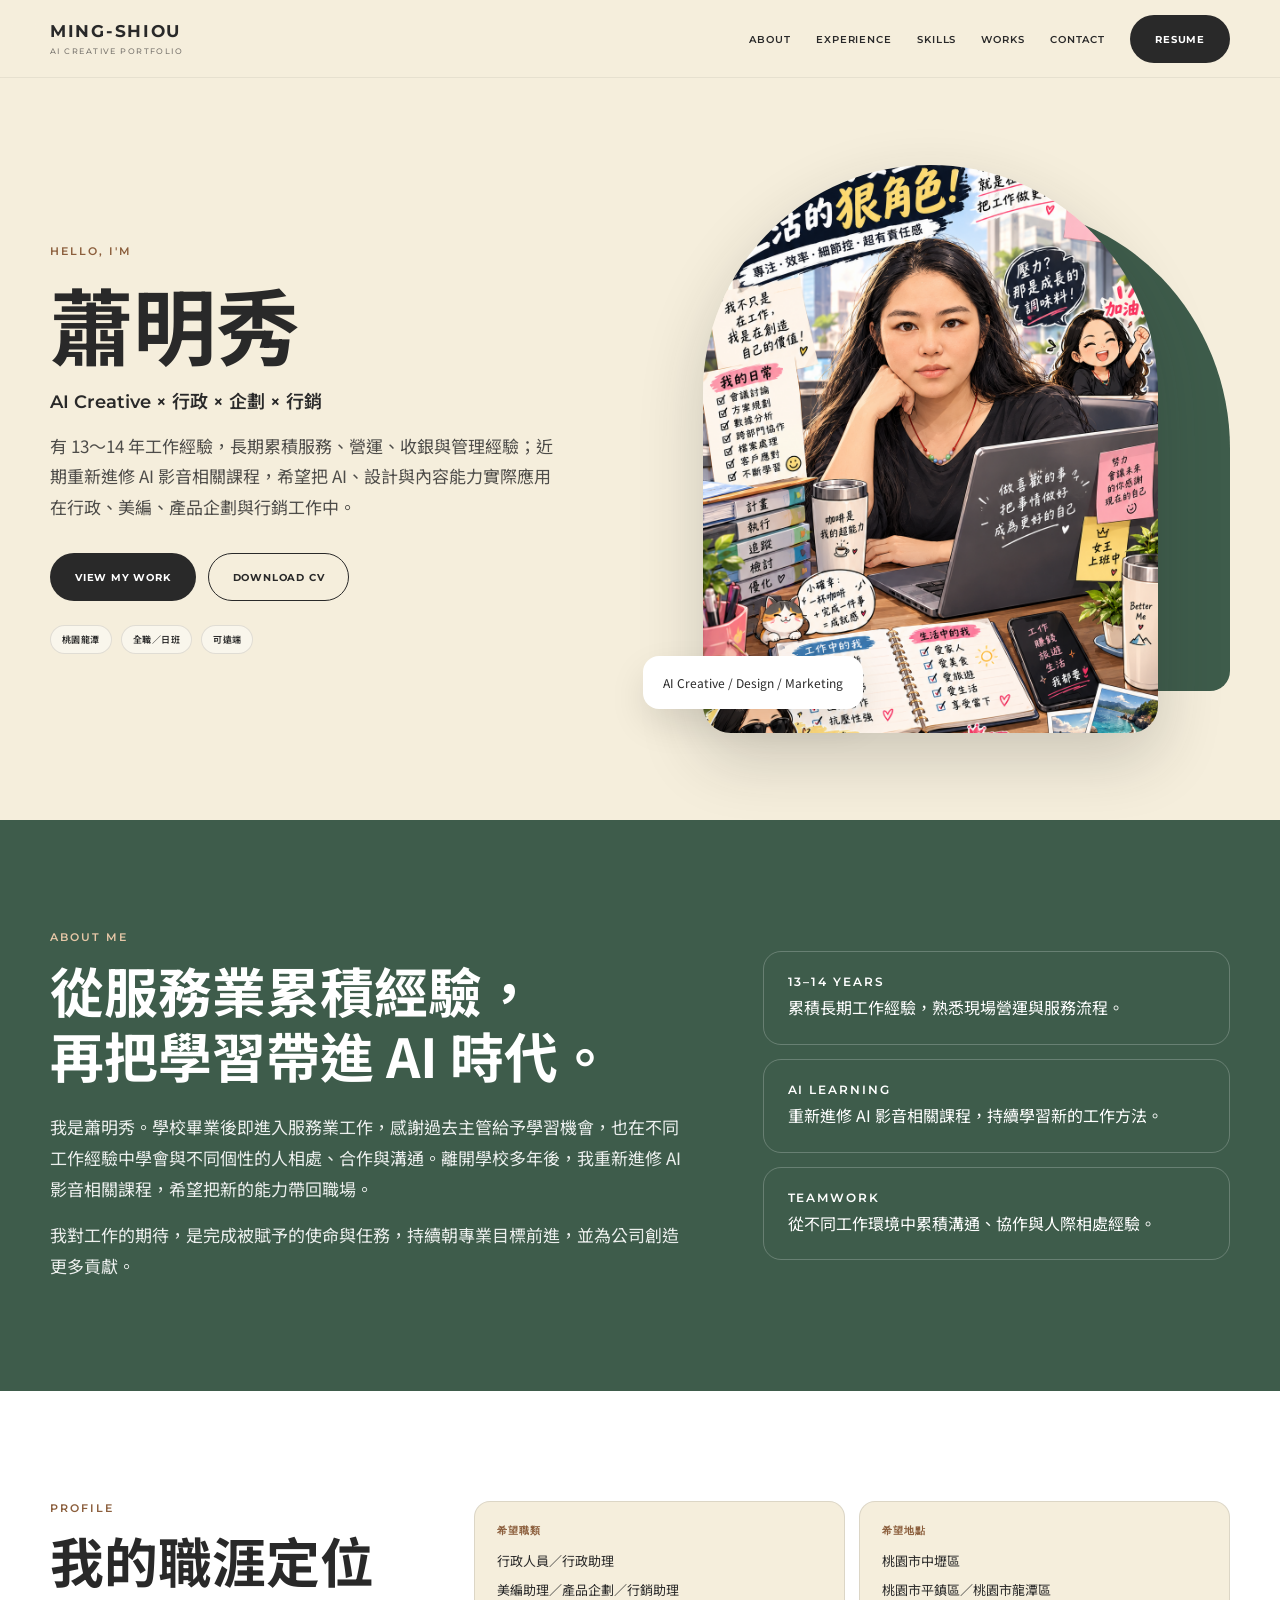
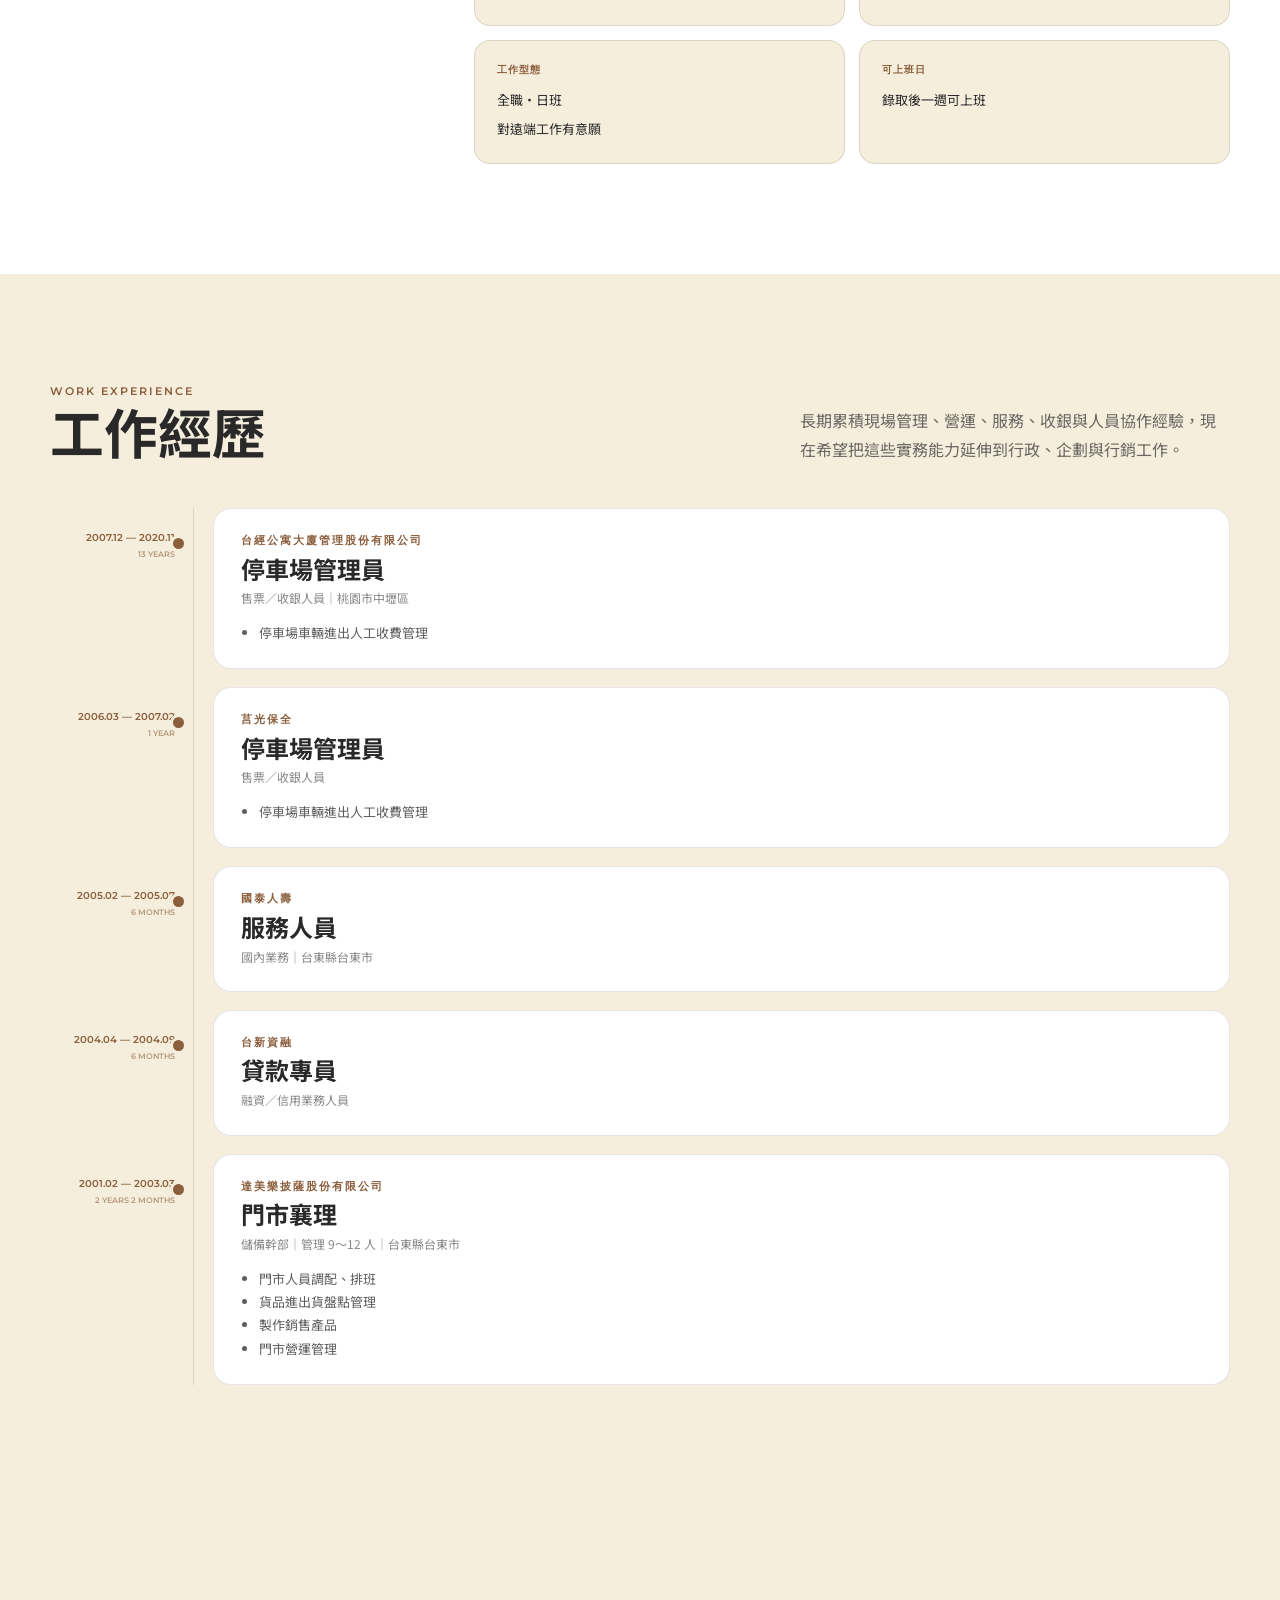
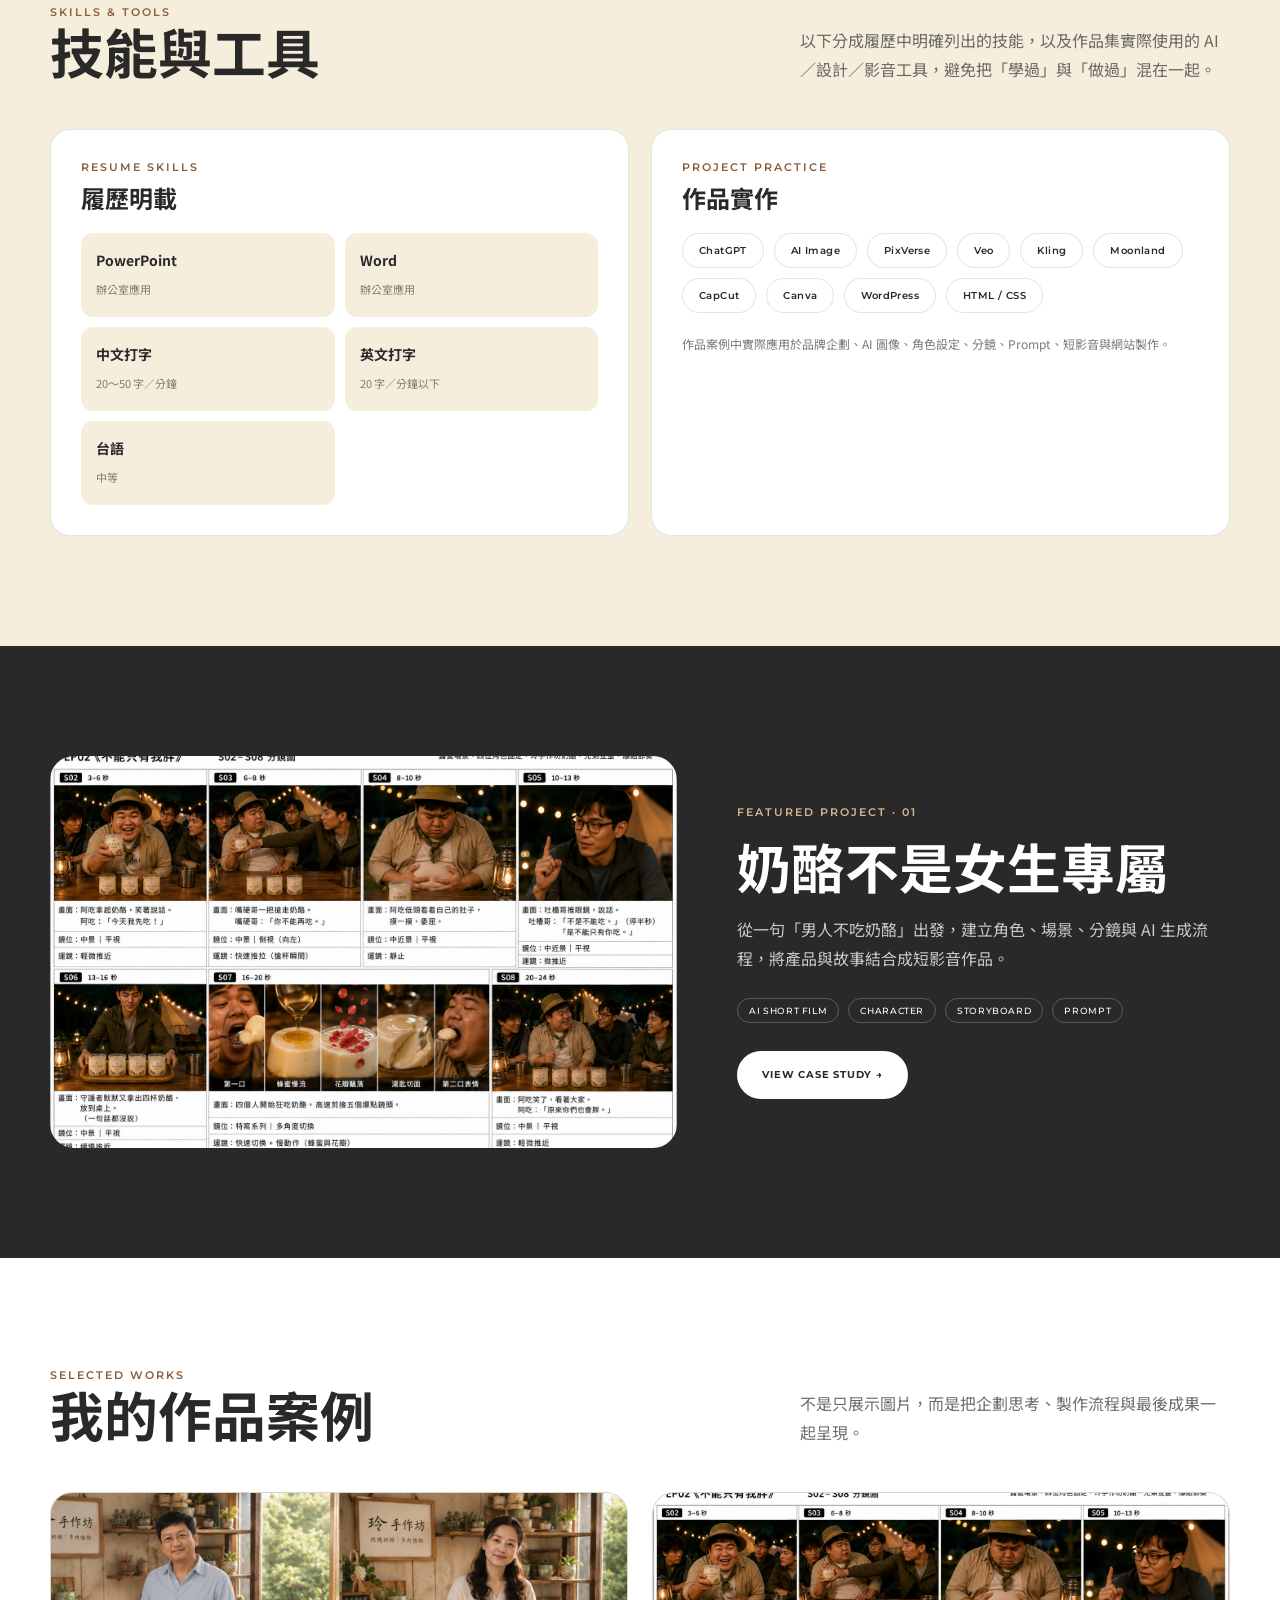
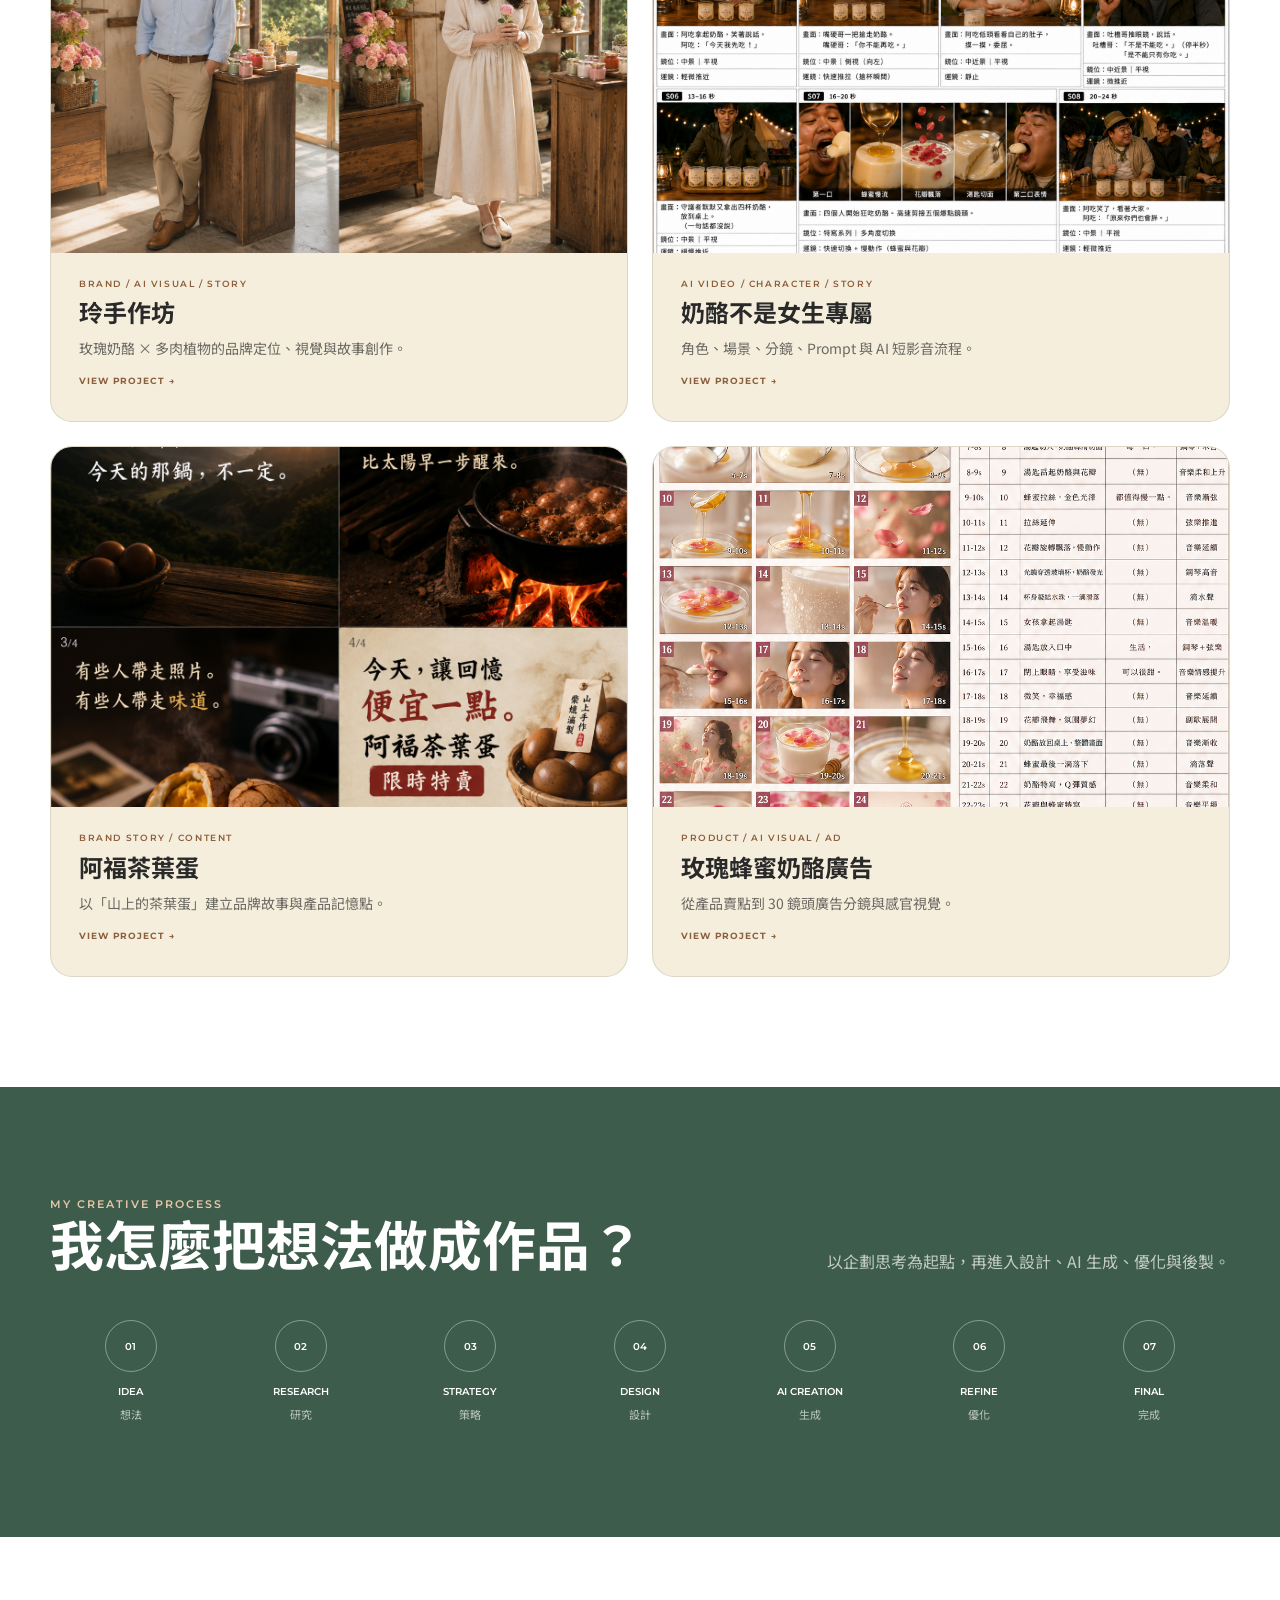
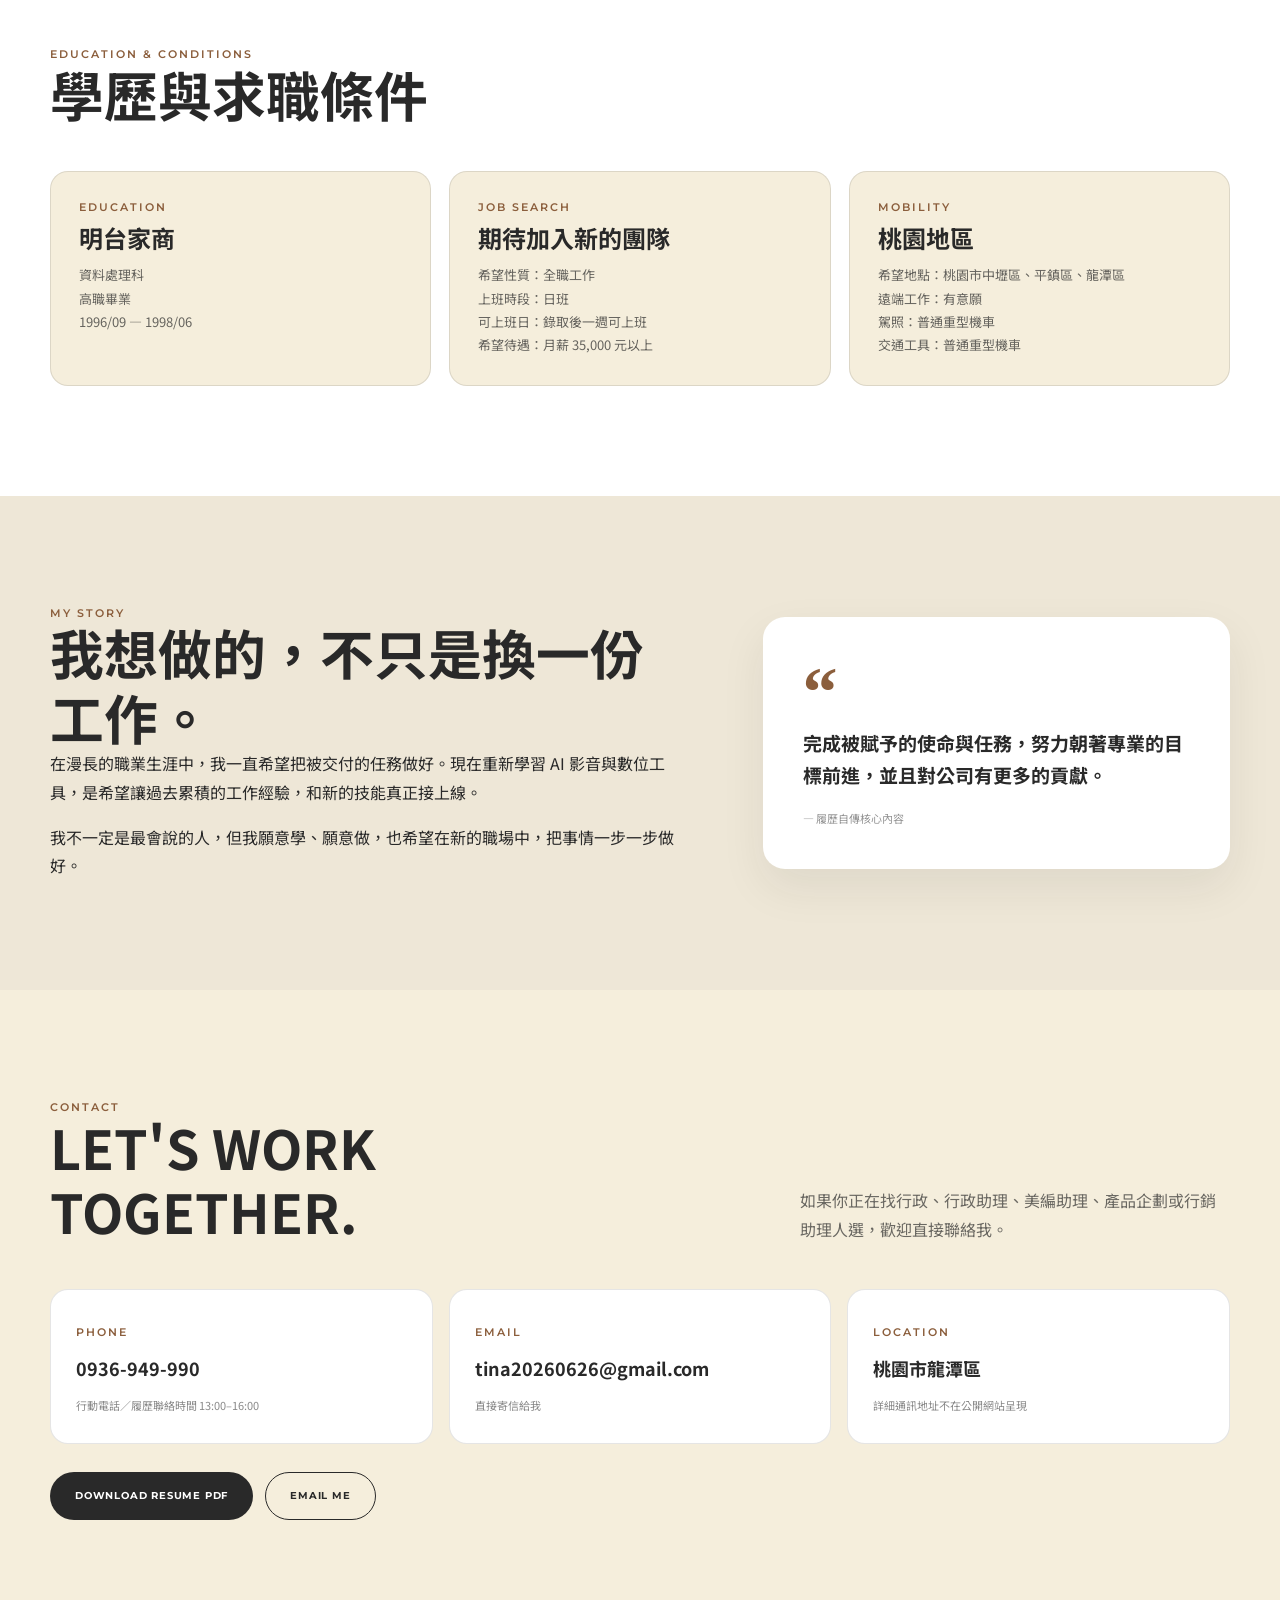
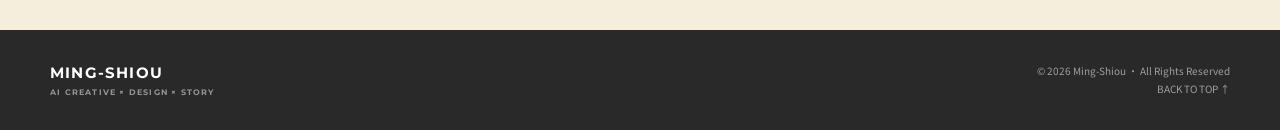
<file: index.html>
<!doctype html><html lang="zh-Hant"><head><meta charset="UTF-8"><meta name="viewport" content="width=device-width, initial-scale=1.0"><meta name="description" content="蕭明秀｜AI Creative Portfolio｜行政、產品企劃、行銷與 AI 影音創作"><title>蕭明秀｜AI Creative Portfolio</title><link rel="preconnect" href="https://fonts.googleapis.com"><link rel="preconnect" href="https://fonts.gstatic.com" crossorigin><link href="https://fonts.googleapis.com/css2?family=Montserrat:wght@500;600;700&family=Noto+Sans+TC:wght@400;500;600;700&display=swap" rel="stylesheet"><link rel="stylesheet" href="style.css"></head><body><header><div class="container nav"><a href="#top" class="logo">MING-SHIOU<small>AI CREATIVE PORTFOLIO</small></a><nav class="menu"><a href="#about">ABOUT</a><a href="#experience">EXPERIENCE</a><a href="#skills">SKILLS</a><a href="#works">WORKS</a><a href="#contact">CONTACT</a><a class="btn btn-dark" href="resume.pdf" download>RESUME</a></nav><button class="menu-toggle" aria-label="開啟選單">☰</button></div></header>
<main id="top">
<section class="hero"><div class="container hero-grid"><div class="hero-copy reveal"><div class="eyebrow">HELLO, I'M</div><h1>蕭明秀</h1><div class="hero-role">AI Creative × 行政 × 企劃 × 行銷</div><p class="hero-desc">有 13～14 年工作經驗，長期累積服務、營運、收銀與管理經驗；近期重新進修 AI 影音相關課程，希望把 AI、設計與內容能力實際應用在行政、美編、產品企劃與行銷工作中。</p><div class="actions"><a class="btn btn-dark" href="#works">VIEW MY WORK</a><a class="btn btn-outline" href="resume.pdf" download>DOWNLOAD CV</a></div><div class="hero-mini"><span>桃園龍潭</span><span>全職／日班</span><span>可遠端</span></div></div><div class="hero-visual reveal"><div class="hero-photo"><img src="assets/ming-shiou-photo.png" alt="蕭明秀半身照片"></div><div class="float-note">AI Creative / Design / Marketing</div></div></div></section>

<section class="section about" id="about"><div class="container about-grid"><div class="reveal"><div class="eyebrow">ABOUT ME</div><h2>從服務業累積經驗，<br>再把學習帶進 AI 時代。</h2><p>我是蕭明秀。學校畢業後即進入服務業工作，感謝過去主管給予學習機會，也在不同工作經驗中學會與不同個性的人相處、合作與溝通。離開學校多年後，我重新進修 AI 影音相關課程，希望把新的能力帶回職場。</p><p style="margin-top:16px">我對工作的期待，是完成被賦予的使命與任務，持續朝專業目標前進，並為公司創造更多貢獻。</p></div><div class="traits reveal"><div class="trait"><strong>13–14 YEARS</strong><span>累積長期工作經驗，熟悉現場營運與服務流程。</span></div><div class="trait"><strong>AI LEARNING</strong><span>重新進修 AI 影音相關課程，持續學習新的工作方法。</span></div><div class="trait"><strong>TEAMWORK</strong><span>從不同工作環境中累積溝通、協作與人際相處經驗。</span></div></div></div></section>

<section class="section profile-strip"><div class="container"><div class="profile-grid reveal"><div><div class="eyebrow">PROFILE</div><h2>我的職涯定位</h2></div><div class="profile-items"><div><strong>希望職類</strong><span>行政人員／行政助理<br>美編助理／產品企劃／行銷助理</span></div><div><strong>希望地點</strong><span>桃園市中壢區<br>桃園市平鎮區／桃園市龍潭區</span></div><div><strong>工作型態</strong><span>全職・日班<br>對遠端工作有意願</span></div><div><strong>可上班日</strong><span>錄取後一週可上班</span></div></div></div></div></section>

<section class="section" id="experience"><div class="container"><div class="section-head reveal"><div><div class="eyebrow">WORK EXPERIENCE</div><h2>工作經歷</h2></div><p>長期累積現場管理、營運、服務、收銀與人員協作經驗，現在希望把這些實務能力延伸到行政、企劃與行銷工作。</p></div><div class="timeline">
<article class="timeline-item reveal"><div class="timeline-year">2007.12 — 2020.11<br><small>13 YEARS</small></div><div class="timeline-card"><div class="eyebrow">台經公寓大廈管理股份有限公司</div><h3>停車場管理員</h3><p class="muted">售票／收銀人員｜桃園市中壢區</p><ul><li>停車場車輛進出人工收費管理</li></ul></div></article>
<article class="timeline-item reveal"><div class="timeline-year">2006.03 — 2007.02<br><small>1 YEAR</small></div><div class="timeline-card"><div class="eyebrow">莒光保全</div><h3>停車場管理員</h3><p class="muted">售票／收銀人員</p><ul><li>停車場車輛進出人工收費管理</li></ul></div></article>
<article class="timeline-item reveal"><div class="timeline-year">2005.02 — 2005.07<br><small>6 MONTHS</small></div><div class="timeline-card"><div class="eyebrow">國泰人壽</div><h3>服務人員</h3><p class="muted">國內業務｜台東縣台東市</p></div></article>
<article class="timeline-item reveal"><div class="timeline-year">2004.04 — 2004.09<br><small>6 MONTHS</small></div><div class="timeline-card"><div class="eyebrow">台新資融</div><h3>貸款專員</h3><p class="muted">融資／信用業務人員</p></div></article>
<article class="timeline-item reveal"><div class="timeline-year">2001.02 — 2003.03<br><small>2 YEARS 2 MONTHS</small></div><div class="timeline-card"><div class="eyebrow">達美樂披薩股份有限公司</div><h3>門市襄理</h3><p class="muted">儲備幹部｜管理 9～12 人｜台東縣台東市</p><ul><li>門市人員調配、排班</li><li>貨品進出貨盤點管理</li><li>製作銷售產品</li><li>門市營運管理</li></ul></div></article>
</div></div></section>

<section class="section skills" id="skills"><div class="container"><div class="section-head reveal"><div><div class="eyebrow">SKILLS & TOOLS</div><h2>技能與工具</h2></div><p>以下分成履歷中明確列出的技能，以及作品集實際使用的 AI／設計／影音工具，避免把「學過」與「做過」混在一起。</p></div><div class="skill-columns"><div class="skill-panel reveal"><div class="eyebrow">RESUME SKILLS</div><h3>履歷明載</h3><div class="skill-list"><div><strong>PowerPoint</strong><span>辦公室應用</span></div><div><strong>Word</strong><span>辦公室應用</span></div><div><strong>中文打字</strong><span>20～50 字／分鐘</span></div><div><strong>英文打字</strong><span>20 字／分鐘以下</span></div><div><strong>台語</strong><span>中等</span></div></div></div><div class="skill-panel reveal"><div class="eyebrow">PROJECT PRACTICE</div><h3>作品實作</h3><div class="tool-grid"><span class="tool">ChatGPT</span><span class="tool">AI Image</span><span class="tool">PixVerse</span><span class="tool">Veo</span><span class="tool">Kling</span><span class="tool">Moonland</span><span class="tool">CapCut</span><span class="tool">Canva</span><span class="tool">WordPress</span><span class="tool">HTML / CSS</span></div><p class="skill-note">作品案例中實際應用於品牌企劃、AI 圖像、角色設定、分鏡、Prompt、短影音與網站製作。</p></div></div></div></section>

<section class="section featured" id="featured"><div class="container featured-grid"><div class="featured-img reveal"><img src="assets/camping-storyboard.png" alt="奶酪不是女生專屬"></div><div class="featured-copy reveal"><div class="eyebrow">FEATURED PROJECT · 01</div><h2>奶酪不是女生專屬</h2><p>從一句「男人不吃奶酪」出發，建立角色、場景、分鏡與 AI 生成流程，將產品與故事結合成短影音作品。</p><div class="meta"><span class="chip">AI SHORT FILM</span><span class="chip">CHARACTER</span><span class="chip">STORYBOARD</span><span class="chip">PROMPT</span></div><a class="btn btn-light" href="project-camping.html">VIEW CASE STUDY →</a></div></div></section>

<section class="section works" id="works"><div class="container"><div class="section-head reveal"><div><div class="eyebrow">SELECTED WORKS</div><h2>我的作品案例</h2></div><p>不是只展示圖片，而是把企劃思考、製作流程與最後成果一起呈現。</p></div><div class="work-grid">
<article class="work-card reveal"><a href="project-ling.html"><div class="work-thumb"><img src="assets/ling-cover.png" alt="玲手作坊"></div><div class="work-info"><div class="eyebrow">BRAND / AI VISUAL / STORY</div><h3>玲手作坊</h3><p>玫瑰奶酪 × 多肉植物的品牌定位、視覺與故事創作。</p><span class="view">VIEW PROJECT →</span></div></a></article>
<article class="work-card reveal"><a href="project-camping.html"><div class="work-thumb"><img src="assets/camping-storyboard.png" alt="奶酪不是女生專屬"></div><div class="work-info"><div class="eyebrow">AI VIDEO / CHARACTER / STORY</div><h3>奶酪不是女生專屬</h3><p>角色、場景、分鏡、Prompt 與 AI 短影音流程。</p><span class="view">VIEW PROJECT →</span></div></a></article>
<article class="work-card reveal"><a href="project-afu.html"><div class="work-thumb"><img src="assets/afu-cover.png" alt="阿福茶葉蛋"></div><div class="work-info"><div class="eyebrow">BRAND STORY / CONTENT</div><h3>阿福茶葉蛋</h3><p>以「山上的茶葉蛋」建立品牌故事與產品記憶點。</p><span class="view">VIEW PROJECT →</span></div></a></article>
<article class="work-card reveal"><a href="project-rose.html"><div class="work-thumb"><img src="assets/rose-storyboard.png" alt="玫瑰蜂蜜奶酪廣告"></div><div class="work-info"><div class="eyebrow">PRODUCT / AI VISUAL / AD</div><h3>玫瑰蜂蜜奶酪廣告</h3><p>從產品賣點到 30 鏡頭廣告分鏡與感官視覺。</p><span class="view">VIEW PROJECT →</span></div></a></article>
</div></div></section>

<section class="section process" id="process"><div class="container"><div class="section-head reveal"><div><div class="eyebrow">MY CREATIVE PROCESS</div><h2>我怎麼把想法做成作品？</h2></div><p>以企劃思考為起點，再進入設計、AI 生成、優化與後製。</p></div><div class="process-grid reveal"><div class="process-step"><div class="dot">01</div><strong>IDEA</strong><span>想法</span></div><div class="process-step"><div class="dot">02</div><strong>RESEARCH</strong><span>研究</span></div><div class="process-step"><div class="dot">03</div><strong>STRATEGY</strong><span>策略</span></div><div class="process-step"><div class="dot">04</div><strong>DESIGN</strong><span>設計</span></div><div class="process-step"><div class="dot">05</div><strong>AI CREATION</strong><span>生成</span></div><div class="process-step"><div class="dot">06</div><strong>REFINE</strong><span>優化</span></div><div class="process-step"><div class="dot">07</div><strong>FINAL</strong><span>完成</span></div></div></div></section>

<section class="section education"><div class="container"><div class="section-head reveal"><div><div class="eyebrow">EDUCATION & CONDITIONS</div><h2>學歷與求職條件</h2></div></div><div class="edu-grid"><div class="edu-card reveal"><div class="eyebrow">EDUCATION</div><h3>明台家商</h3><p>資料處理科<br>高職畢業<br>1996/09 — 1998/06</p></div><div class="edu-card reveal"><div class="eyebrow">JOB SEARCH</div><h3>期待加入新的團隊</h3><p>希望性質：全職工作<br>上班時段：日班<br>可上班日：錄取後一週可上班<br>希望待遇：月薪 35,000 元以上</p></div><div class="edu-card reveal"><div class="eyebrow">MOBILITY</div><h3>桃園地區</h3><p>希望地點：桃園市中壢區、平鎮區、龍潭區<br>遠端工作：有意願<br>駕照：普通重型機車<br>交通工具：普通重型機車</p></div></div></div></section>

<section class="section about-story"><div class="container about-grid"><div class="reveal"><div class="eyebrow">MY STORY</div><h2>我想做的，不只是換一份工作。</h2><p>在漫長的職業生涯中，我一直希望把被交付的任務做好。現在重新學習 AI 影音與數位工具，是希望讓過去累積的工作經驗，和新的技能真正接上線。</p><p style="margin-top:16px">我不一定是最會說的人，但我願意學、願意做，也希望在新的職場中，把事情一步一步做好。</p></div><div class="story-quote reveal"><span>“</span><strong>完成被賦予的使命與任務，努力朝著專業的目標前進，並且對公司有更多的貢獻。</strong><small>— 履歷自傳核心內容</small></div></div></section>

<section class="section contact" id="contact"><div class="container"><div class="section-head reveal"><div><div class="eyebrow">CONTACT</div><h2>LET'S WORK<br>TOGETHER.</h2></div><p>如果你正在找行政、行政助理、美編助理、產品企劃或行銷助理人選，歡迎直接聯絡我。</p></div><div class="contact-grid reveal"><a class="contact-card" href="tel:0936949990"><span class="eyebrow">PHONE</span><strong>0936-949-990</strong><small>行動電話／履歷聯絡時間 13:00–16:00</small></a><a class="contact-card" href="mailto:tina20260626@gmail.com"><span class="eyebrow">EMAIL</span><strong>tina20260626@gmail.com</strong><small>直接寄信給我</small></a><div class="contact-card"><span class="eyebrow">LOCATION</span><strong>桃園市龍潭區</strong><small>詳細通訊地址不在公開網站呈現</small></div></div><div class="actions reveal" style="margin-top:28px"><a class="btn btn-dark" href="resume.pdf" download>DOWNLOAD RESUME PDF</a><a class="btn btn-outline" href="mailto:tina20260626@gmail.com">EMAIL ME</a></div></div></section>
</main><footer><div class="container footer"><div class="footer-brand">MING-SHIOU<small>AI CREATIVE × DESIGN × STORY</small></div><div class="footer-right">© 2026 Ming-Shiou · All Rights Reserved<br><a href="#top">BACK TO TOP ↑</a></div></div></footer><script src="script.js"></script></body></html>
</file>
<file: style.css>
:root{--cream:#F5EEDC;--green:#3E5C4B;--brown:#8B5E3C;--dark:#292929;--white:#fff;--soft:#EEE7D7;--line:rgba(41,41,41,.12);--max:1180px}
*{box-sizing:border-box;margin:0;padding:0}html{scroll-behavior:smooth}body{font-family:"Noto Sans TC",sans-serif;color:var(--dark);background:var(--cream);line-height:1.8}body.nav-open{overflow:hidden}a{text-decoration:none;color:inherit}img{display:block;max-width:100%}.container{width:min(var(--max),calc(100% - 80px));margin:auto}.eyebrow{font:600 11px/1.3 "Montserrat",sans-serif;letter-spacing:.18em;color:var(--brown);text-transform:uppercase}h1,h2,h3{line-height:1.2}h1{font-size:clamp(48px,6.5vw,86px)}h2{font-size:clamp(35px,4.2vw,56px)}h3{font-size:24px}.section{padding:110px 0}.section-head{display:flex;justify-content:space-between;gap:30px;align-items:end;margin-bottom:45px}.section-head p{max-width:430px;opacity:.68}
.btn{display:inline-flex;align-items:center;justify-content:center;min-height:48px;padding:0 24px;border-radius:999px;border:1px solid transparent;font:700 10px "Montserrat","Noto Sans TC";letter-spacing:.08em;transition:.25s;cursor:pointer}.btn-dark{background:var(--dark);color:#fff}.btn-dark:hover{transform:translateY(-3px)}.btn-light{background:#fff;color:var(--dark)}.btn-outline{border-color:var(--dark)}.btn-outline:hover{background:var(--dark);color:#fff}
header{position:fixed;z-index:100;top:0;left:0;width:100%;height:78px;background:rgba(245,238,220,.9);backdrop-filter:blur(16px);border-bottom:1px solid rgba(41,41,41,.07)}.nav{height:78px;display:flex;align-items:center;justify-content:space-between}.logo{font:700 17px/1 "Montserrat";letter-spacing:.1em}.logo small{display:block;font:500 8px "Montserrat";letter-spacing:.18em;margin-top:6px;opacity:.6}.menu{display:flex;align-items:center;gap:25px;font:600 10px "Montserrat";letter-spacing:.09em}.menu a:hover{color:var(--brown)}.menu-toggle{display:none;background:none;border:0;font-size:25px}
.hero{min-height:820px;padding-top:78px;display:flex;align-items:center}.hero-grid{display:grid;grid-template-columns:.92fr 1.08fr;gap:70px;align-items:center}.hero-copy{padding:55px 0}.hero h1{margin:15px 0 14px}.hero-role{font:600 18px "Montserrat","Noto Sans TC";margin-bottom:18px}.hero-desc{max-width:580px;font-size:17px;opacity:.82;margin-bottom:31px}.actions{display:flex;gap:12px;flex-wrap:wrap}.hero-visual{position:relative;display:flex;justify-content:center;align-items:center;min-height:620px}.hero-visual:before{content:"";position:absolute;width:78%;height:78%;right:0;background:var(--green);border-radius:50% 50% 20px 50%}.hero-photo{position:relative;z-index:1;width:min(455px,84%);aspect-ratio:4/5;border-radius:230px 230px 28px 28px;overflow:hidden;box-shadow:0 25px 65px rgba(41,41,41,.2)}.hero-photo img{width:100%;height:100%;object-fit:cover;object-position:center 30%}.float-note{position:absolute;z-index:2;bottom:8%;left:2%;background:#fff;padding:16px 20px;border-radius:16px;box-shadow:0 15px 35px rgba(0,0,0,.1);font-size:12px}
.about{background:var(--green);color:#fff}.about .eyebrow{color:#E6C7A7}.about-grid{display:grid;grid-template-columns:1.15fr .85fr;gap:80px;align-items:center}.about h2{margin:14px 0 25px}.about p{font-size:17px;opacity:.9}.traits{display:grid;gap:14px}.trait{padding:22px 24px;border:1px solid rgba(255,255,255,.22);border-radius:18px}.trait strong{display:block;font:600 12px "Montserrat";letter-spacing:.16em;margin-bottom:4px}
.service-grid{display:grid;grid-template-columns:repeat(3,1fr);gap:18px}.service{background:#fff;border:1px solid var(--line);padding:30px;border-radius:20px;transition:.3s}.service:hover{transform:translateY(-6px);box-shadow:0 20px 45px rgba(41,41,41,.1)}.service-num{font:600 10px "Montserrat";color:var(--brown)}.service h3{margin:22px 0 8px}.service p{font-size:14px;opacity:.68}
.featured{background:var(--dark);color:#fff}.featured .eyebrow{color:#D7B694}.featured-grid{display:grid;grid-template-columns:1.12fr .88fr;gap:60px;align-items:center}.featured-img{border-radius:24px;overflow:hidden;aspect-ratio:16/10;background:#333}.featured-img img{width:100%;height:100%;object-fit:cover}.featured-copy h2{margin:14px 0 17px}.featured-copy p{opacity:.75;margin-bottom:25px}.meta{display:flex;gap:9px;flex-wrap:wrap;margin-bottom:28px}.chip{border:1px solid rgba(255,255,255,.22);border-radius:999px;padding:6px 11px;font:500 9px "Montserrat";letter-spacing:.07em}
.works{background:#fff}.work-grid{display:grid;grid-template-columns:repeat(2,1fr);gap:24px}.work-card{background:var(--cream);border-radius:22px;overflow:hidden;border:1px solid var(--line);transition:.3s}.work-card:hover{transform:translateY(-6px);box-shadow:0 20px 45px rgba(41,41,41,.1)}.work-thumb{aspect-ratio:16/10;overflow:hidden;background:#ddd}.work-thumb img{width:100%;height:100%;object-fit:cover;transition:.5s}.work-card:hover .work-thumb img{transform:scale(1.035)}.work-info{padding:25px 28px 29px}.work-info .eyebrow{font-size:9px}.work-info h3{margin:9px 0}.work-info p{font-size:14px;opacity:.68}.view{display:inline-block;margin-top:14px;font:700 9px "Montserrat";letter-spacing:.1em;color:var(--brown)}
.tools{background:var(--soft)}.tool-grid{display:flex;flex-wrap:wrap;gap:10px}.tool{background:#fff;border:1px solid var(--line);border-radius:999px;padding:10px 16px;font:600 10px "Montserrat","Noto Sans TC";letter-spacing:.04em}
.process{background:var(--green);color:#fff}.process .eyebrow{color:#E6C7A7}.process-grid{display:grid;grid-template-columns:repeat(7,1fr);gap:8px}.process-step{text-align:center}.dot{width:52px;height:52px;border:1px solid rgba(255,255,255,.38);border-radius:50%;display:flex;align-items:center;justify-content:center;margin:0 auto 13px;font:600 10px "Montserrat"}.process-step strong{font:600 10px "Montserrat";display:block}.process-step span{font-size:11px;opacity:.65}
.case-hero{padding:150px 0 85px;background:var(--green);color:#fff}.case-hero .eyebrow{color:#E6C7A7}.case-hero h1{font-size:clamp(48px,7vw,90px);margin:15px 0}.case-lead{max-width:700px;font-size:18px;opacity:.88}.case-meta{display:flex;flex-wrap:wrap;gap:10px;margin-top:28px}.case-meta span{padding:7px 13px;border:1px solid rgba(255,255,255,.24);border-radius:999px;font:500 9px "Montserrat"}
.case-cover{padding:70px 0;background:#fff}.case-cover img{width:100%;max-height:680px;object-fit:cover;border-radius:24px;box-shadow:0 20px 55px rgba(41,41,41,.12)}
.case-section{padding:95px 0}.case-section.alt{background:var(--soft)}.case-grid{display:grid;grid-template-columns:.8fr 1.2fr;gap:75px}.case-copy p{opacity:.72;margin-top:15px}.case-list{display:grid;gap:13px}.case-list div{padding:17px 20px;background:#fff;border:1px solid var(--line);border-radius:14px}.case-list strong{display:block;font:600 9px "Montserrat";letter-spacing:.12em;color:var(--brown);margin-bottom:4px}
.bpa{display:grid;grid-template-columns:repeat(3,1fr);gap:18px}.bpa-card{background:#fff;border-radius:20px;overflow:hidden;border:1px solid var(--line)}.bpa-card .gallery-item{border-radius:0}.bpa-card img{width:100%;aspect-ratio:4/3;object-fit:cover}.bpa-body{padding:22px}.bpa-body .eyebrow{font-size:9px}.bpa-body h3{font-size:20px;margin:7px 0}.bpa-body p{font-size:13px;opacity:.68}
.gallery{display:grid;grid-template-columns:repeat(3,1fr);gap:14px}.gallery-item{border-radius:18px;overflow:hidden;aspect-ratio:4/3;background:#ddd;cursor:zoom-in}.gallery-item img{width:100%;height:100%;object-fit:cover;transition:.35s}.gallery-item:hover img{transform:scale(1.04)}
.video-wrap{display:grid;grid-template-columns:1.25fr .75fr;gap:35px;align-items:stretch}.video-box{aspect-ratio:16/9;background:#181818;border-radius:22px;overflow:hidden}.video-placeholder{height:100%;display:flex;align-items:center;justify-content:center;text-align:center;color:#fff;padding:30px}.video-placeholder strong{display:block;font-size:18px}.video-placeholder small{display:block;opacity:.6;margin-top:8px}
.result-grid{display:grid;grid-template-columns:repeat(3,1fr);gap:18px}.result{padding:27px;background:#fff;border-radius:20px;border:1px solid var(--line)}.result strong{font:700 29px "Montserrat";color:var(--brown);display:block;margin-bottom:7px}.result h3{font-size:18px;margin-bottom:6px}.result p{font-size:13px;opacity:.68}
.cta{background:var(--brown);color:#fff;text-align:center}.cta .eyebrow{color:#F2DDC8}.cta h2{margin:14px 0 18px}.cta p{opacity:.86;margin-bottom:28px}
footer{background:var(--dark);color:#fff;padding:32px 0}.footer{display:flex;justify-content:space-between;gap:20px;align-items:center}.footer-brand{font:700 15px "Montserrat";letter-spacing:.08em}.footer-brand small{display:block;font-size:8px;opacity:.5;margin-top:5px}.footer-right{text-align:right;font-size:10px;opacity:.55}
.lightbox{position:fixed;z-index:200;inset:0;background:rgba(0,0,0,.88);display:none;align-items:center;justify-content:center;padding:30px}.lightbox.open{display:flex}.lightbox img{max-width:min(1100px,92vw);max-height:88vh;object-fit:contain;border-radius:10px}.close{position:absolute;top:20px;right:25px;color:#fff;background:none;border:0;font-size:36px;cursor:pointer}.lb-caption{position:absolute;bottom:20px;color:#fff;font-size:12px;opacity:.75}.reveal{opacity:0;transform:translateY(24px);transition:opacity .75s ease,transform .75s ease}.reveal.show{opacity:1;transform:none}
@media(max-width:900px){.container{width:calc(100% - 48px)}.menu{display:none;position:absolute;top:78px;left:20px;right:20px;padding:22px;background:rgba(245,238,220,.98);border-radius:18px;box-shadow:0 15px 40px rgba(0,0,0,.1);flex-direction:column;align-items:stretch;gap:16px}.menu.open{display:flex}.menu-toggle{display:block}.hero{padding-top:110px}.hero-grid,.about-grid,.featured-grid,.case-grid,.video-wrap{grid-template-columns:1fr}.hero-visual{min-height:500px}.featured-copy{order:-1}.service-grid{grid-template-columns:repeat(2,1fr)}.process-grid{grid-template-columns:repeat(4,1fr);gap:25px}.result-grid{grid-template-columns:repeat(2,1fr)}}
@media(max-width:600px){.container{width:calc(100% - 40px)}.section{padding:75px 0}.section-head{display:block}.section-head p{margin-top:12px}.hero{padding-top:100px}.hero-copy{padding:30px 0}.hero-role{font-size:16px}.hero-desc{font-size:15px}.hero-visual{min-height:430px}.hero-photo{width:80%}.service-grid,.work-grid,.bpa,.gallery,.result-grid{grid-template-columns:1fr}.process-grid{grid-template-columns:repeat(2,1fr)}.case-hero{padding:120px 0 65px}.case-lead{font-size:16px}.case-cover{padding:30px 0}.case-cover img{border-radius:15px}.case-section{padding:70px 0}.footer{flex-direction:column;align-items:flex-start}.footer-right{text-align:left}}

.hero-mini{display:flex;gap:9px;flex-wrap:wrap;margin-top:24px}.hero-mini span{font:600 9px "Montserrat","Noto Sans TC";letter-spacing:.05em;border:1px solid var(--line);padding:7px 11px;border-radius:999px;background:rgba(255,255,255,.45)}
.profile-strip{background:#fff}.profile-grid{display:grid;grid-template-columns:.65fr 1.35fr;gap:60px;align-items:start}.profile-grid h2{margin-top:12px}.profile-items{display:grid;grid-template-columns:repeat(2,1fr);gap:14px}.profile-items>div{background:var(--cream);padding:22px;border-radius:16px;border:1px solid var(--line)}.profile-items strong{display:block;font:700 10px "Montserrat";letter-spacing:.1em;color:var(--brown);margin-bottom:7px}.profile-items span{font-size:13px;line-height:1.75}.timeline{position:relative;display:grid;gap:18px}.timeline:before{content:"";position:absolute;left:143px;top:0;bottom:0;width:1px;background:var(--line)}.timeline-item{display:grid;grid-template-columns:125px 1fr;gap:38px;position:relative}.timeline-year{text-align:right;font:600 10px/1.6 "Montserrat";color:var(--brown);padding-top:22px}.timeline-year small{font-size:8px;opacity:.6}.timeline-card{background:#fff;border:1px solid var(--line);border-radius:18px;padding:24px 27px;position:relative}.timeline-card:before{content:"";position:absolute;left:-44px;top:26px;width:11px;height:11px;border:3px solid var(--cream);background:var(--brown);border-radius:50%;z-index:2}.timeline-card h3{margin:7px 0 4px}.timeline-card .muted{font-size:12px;opacity:.55}.timeline-card ul{margin:12px 0 0 18px;font-size:13px;opacity:.75}.skill-columns{display:grid;grid-template-columns:1fr 1fr;gap:22px}.skill-panel{background:#fff;border:1px solid var(--line);border-radius:20px;padding:30px}.skill-panel h3{margin:10px 0 20px}.skill-list{display:grid;grid-template-columns:1fr 1fr;gap:10px}.skill-list div{padding:15px;background:var(--cream);border-radius:12px}.skill-list strong{display:block;font-size:14px}.skill-list span{font-size:11px;opacity:.58}.skill-note{font-size:12px;opacity:.62;margin-top:20px}.education{background:#fff}.edu-grid{display:grid;grid-template-columns:repeat(3,1fr);gap:18px}.edu-card{background:var(--cream);border:1px solid var(--line);padding:28px;border-radius:18px}.edu-card h3{margin:10px 0}.edu-card p{font-size:13px;opacity:.7}.about-story{background:var(--soft)}.story-quote{background:#fff;border-radius:22px;padding:40px;box-shadow:0 18px 45px rgba(41,41,41,.08)}.story-quote>span{font:700 70px/1 Georgia;color:var(--brown)}.story-quote strong{display:block;font-size:19px;line-height:1.7}.story-quote small{display:block;margin-top:18px;opacity:.5;font-size:11px}.contact-grid{display:grid;grid-template-columns:repeat(3,1fr);gap:16px}.contact-card{background:#fff;border:1px solid var(--line);padding:25px;border-radius:18px}.contact-card strong{display:block;margin:9px 0 4px;font-size:18px;word-break:break-word}.contact-card small{font-size:11px;opacity:.55}.contact-card:hover{transform:translateY(-4px);box-shadow:0 15px 35px rgba(41,41,41,.08);transition:.25s}
@media(max-width:900px){.profile-grid,.skill-columns{grid-template-columns:1fr}.timeline:before{display:none}.timeline-item{grid-template-columns:1fr;gap:5px}.timeline-year{text-align:left;padding-top:0}.timeline-card:before{display:none}.edu-grid,.contact-grid{grid-template-columns:1fr}.profile-items{grid-template-columns:1fr 1fr}}
@media(max-width:600px){.profile-items,.skill-list{grid-template-columns:1fr}.hero-mini span{font-size:8px}.timeline-card{padding:20px}.contact-card strong{font-size:16px}.story-quote{padding:28px}}
</file>
